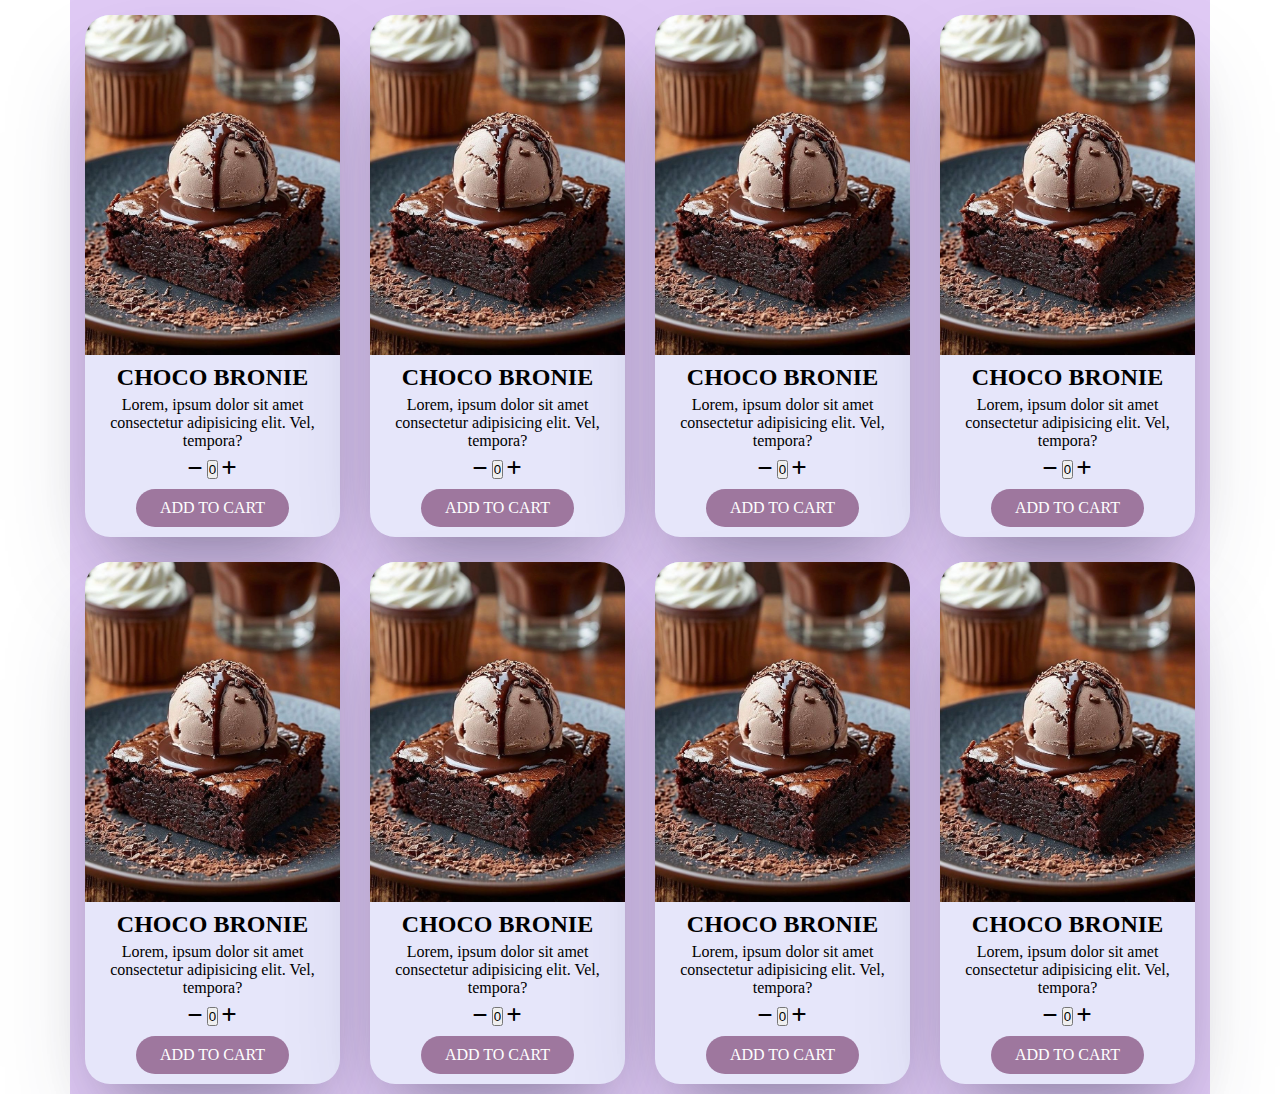
<file: brownies project/css/index.html>
<!DOCTYPE html>
<html lang="en">

<head>
    <meta charset="UTF-8">
    <meta name="viewport" content="width=device-width, initial-scale=1.0">
    <link rel="stylesheet" href="https://cdnjs.cloudflare.com/ajax/libs/font-awesome/6.7.2/css/all.min.css">
    <title>Document</title>
    <link rel="stylesheet" href="style.css">
</head>

<body>
    <section class="prodects">
        <div class="container">
            <div class="d-flex">
                <div class="w-23">
                    <div class="prodect-item">
                        <div class="img">
                            <img src="../img/dessert1.png" alt="cake">
                        </div>
                        <h2>CHOCO BRONIE</h2>
                        <P>Lorem, ipsum dolor sit amet consectetur adipisicing elit. Vel, tempora?</P>
                        <div class="buttons">
                            <a href=""><i class="fa-solid fa-minus"></i></a>
                            <input type="button" value="0">
                            <a href=""><i class="fa-solid fa-plus"></i>
                            </a>
                        </div>
                        <a class="add" href="">ADD TO CART</a>

                    </div>
                </div>
                <div class="w-23">
                    <div class="prodect-item">
                        <div class="img">
                            <img src="../img/dessert1.png" alt="cake">
                        </div>
                        <h2>CHOCO BRONIE</h2>
                        <P>Lorem, ipsum dolor sit amet consectetur adipisicing elit. Vel, tempora?</P>
                        <div class="buttons">
                            <a href=""><i class="fa-solid fa-minus"></i></a>
                            <input type="button" value="0">
                            <a href=""><i class="fa-solid fa-plus"></i></a>
                        </div>

                        <a class="add" href="">ADD TO CART</a>

                    </div>
                </div>
                <div class="w-23">
                    <div class="prodect-item">
                        <div class="img">
                            <img src="../img/dessert1.png" alt="cake">
                        </div>
                        <h2>CHOCO BRONIE</h2>
                        <P>Lorem, ipsum dolor sit amet consectetur adipisicing elit. Vel, tempora?</P>
                        <div class="buttons">
                            <a href=""><i class="fa-solid fa-minus"></i></a>
                            <input type="button" value="0">
                            <a href=""><i class="fa-solid fa-plus"></i></a>
                        </div>

                        <a class="add" href="">ADD TO CART</a>

                    </div>
                </div>
                <div class="w-23">
                    <div class="prodect-item">
                        <div class="img">
                            <img src="../img/dessert1.png" alt="cake">
                        </div>
                        <h2>CHOCO BRONIE</h2>
                        <P>Lorem, ipsum dolor sit amet consectetur adipisicing elit. Vel, tempora?</P>
                        <div class="buttons">
                            <a href=""><i class="fa-solid fa-minus"></i></a>
                            <input type="button" value="0">
                            <a href=""><i class="fa-solid fa-plus"></i></a>
                        </div>

                        <a class="add" href="">ADD TO CART</a>

                    </div>
                </div>
                <div class="w-23">
                    <div class="prodect-item">
                        <div class="img">
                            <img src="../img/dessert1.png" alt="cake">
                        </div>
                        <h2>CHOCO BRONIE</h2>
                        <P>Lorem, ipsum dolor sit amet consectetur adipisicing elit. Vel, tempora?</P>
                        <div class="buttons">
                            <a href=""><i class="fa-solid fa-minus"></i></a>
                            <input type="button" value="0">
                            <a href=""><i class="fa-solid fa-plus"></i></a>
                        </div>

                        <a class="add" href="">ADD TO CART</a>

                    </div>
                </div>
                <div class="w-23">
                    <div class="prodect-item">
                        <div class="img">
                            <img src="../img/dessert1.png" alt="cake">
                        </div>
                        <h2>CHOCO BRONIE</h2>
                        <P>Lorem, ipsum dolor sit amet consectetur adipisicing elit. Vel, tempora?</P>
                        <div class="buttons">
                            <a href=""><i class="fa-solid fa-minus"></i></a>
                            <input type="button" value="0">
                            <a href=""><i class="fa-solid fa-plus"></i></a>
                        </div>

                        <a class="add" href="">ADD TO CART</a>

                    </div>
                </div>
                <div class="w-23">
                    <div class="prodect-item">
                        <div class="img">
                            <img src="../img/dessert1.png" alt="cake">
                        </div>
                        <h2>CHOCO BRONIE</h2>
                        <P>Lorem, ipsum dolor sit amet consectetur adipisicing elit. Vel, tempora?</P>
                        <div class="buttons">
                            <a href=""><i class="fa-solid fa-minus"></i></a>
                            <input type="button" value="0">
                            <a href=""><i class="fa-solid fa-plus"></i></a>
                        </div>

                        <a class="add" href="">ADD TO CART</a>

                    </div>
                </div>
                <div class="w-23">
                    <div class="prodect-item">
                        <div class="img">
                            <img src="../img/dessert1.png" alt="cake">
                        </div>
                        <h2>CHOCO BRONIE</h2>
                        <P>Lorem, ipsum dolor sit amet consectetur adipisicing elit. Vel, tempora?</P>
                        <div class="buttons">
                            <a href=""><i class="fa-solid fa-minus"></i></a>
                            <input type="button" value="0">
                            <a href=""><i class="fa-solid fa-plus"></i></a>
                        </div>

                        <a class="add" href="">ADD TO CART</a>

                    </div>

                </div>

            </div>


        </div>
        </div>
    </section>
</body>

</html>
</file>
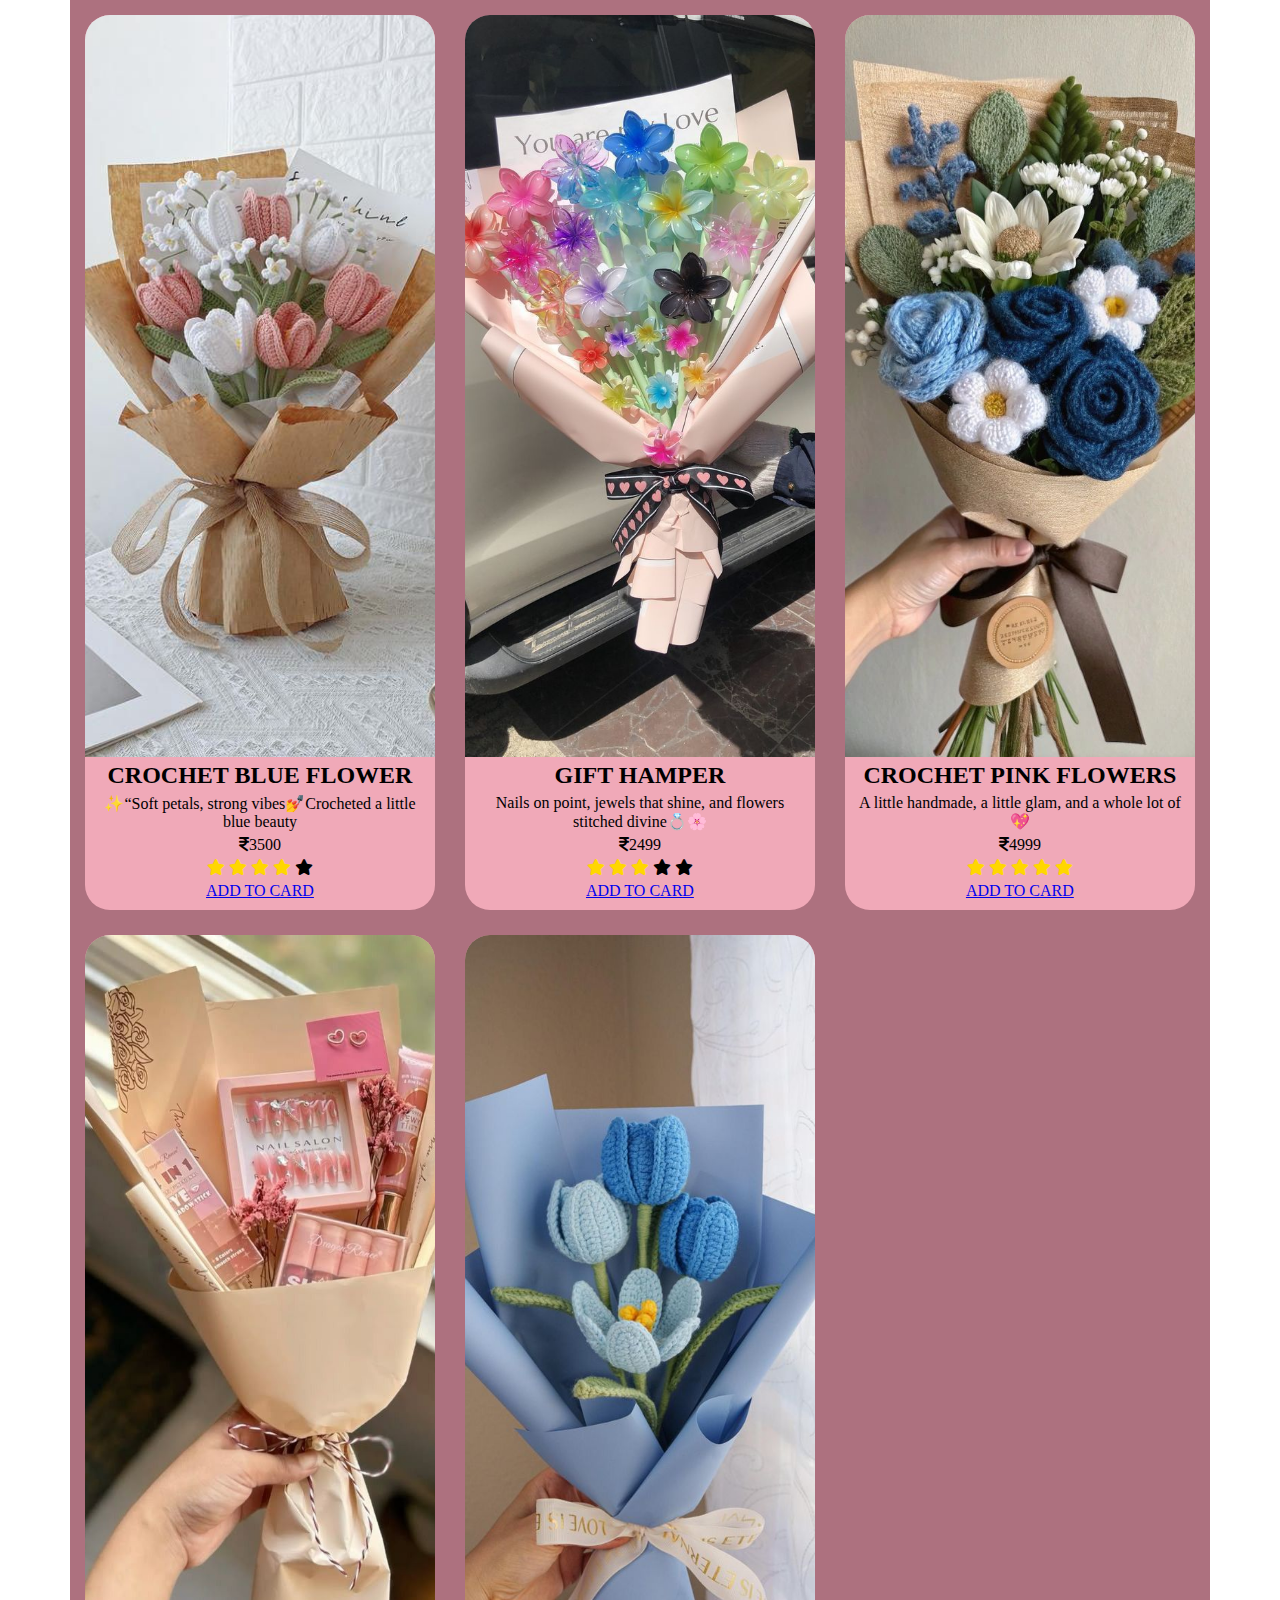
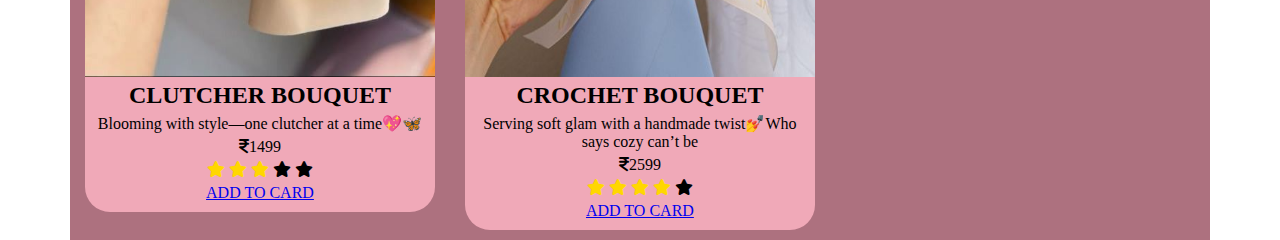
<file: gift hamper/css/index.html>
<!DOCTYPE html>
<html lang="en">

<head>
    <meta charset="UTF-8">
    <meta name="viewport" content="width=device-width, initial-scale=1.0">
    <link rel="stylesheet" href="https://cdnjs.cloudflare.com/ajax/libs/font-awesome/6.7.2/css/all.min.css">
    <title>Document</title>
    <link rel="stylesheet" href="style.css">
</head>

<body>
    <section class="prodects">
        <div class="container">
            <div class="d-flex">
                <div class="w-25">
                    <div class="prodect-item">
                        <div class="img">
                            <img src="../img/image4.png" alt="cake">
                        </div>
                        <h2>CROCHET BLUE FLOWER</h2>
                        <p>✨“Soft petals, strong vibes💅Crocheted a little blue beauty</P>
                        <div class="price">
                            <i class="fa-solid fa-indian-rupee-sign"></i>3500
                        </div>
                        <div class="reting">
                            <i class="fa-solid fa-star fill"></i>
                            <i class="fa-solid fa-star fill"></i>
                            <i class="fa-solid fa-star fill"></i>
                            <i class="fa-solid fa-star fill"></i>
                            <i class="fa-solid fa-star blank"></i>
                        </div>

                        <a href="ADD TO CARD">ADD TO CARD</a>

                    </div>
                </div>
                <div class="w-25">
                    <div class="prodect-item">
                        <div class="img">
                            <img src="../img/image2.png" alt="cake">
                        </div>
                        <h2>GIFT HAMPER</h2>
                        <p>Nails on point, jewels that shine, and flowers stitched divine💍🌸</P>
                        <div class="price">
                            <i class="fa-solid fa-indian-rupee-sign"></i>2499
                        </div>
                        <div class="reting">
                            <i class="fa-solid fa-star  fill"></i>
                            <i class="fa-solid fa-star  fill"></i>
                            <i class="fa-solid fa-star  fill"></i>
                            <i class="fa-solid fa-star blank"></i>
                            <i class="fa-solid fa-star blank"></i>
                        </div>

                        <a href="ADD TO CARD">ADD TO CARD</a>

                    </div>
                </div>
                <div class="w-25">
                    <div class="prodect-item">
                        <div class="img">
                            <img src="../img/image3.png" alt="cake">
                        </div>
                        <h2>CROCHET PINK FLOWERS</h2>
                        <p>A little handmade, a little glam, and a whole lot of💖</P>
                        <div class="price">
                            <i class="fa-solid fa-indian-rupee-sign"></i>4999
                        </div>
                        <div class="reting">
                            <i class="fa-solid fa-star  fill"></i>
                            <i class="fa-solid fa-star  fill"></i>
                            <i class="fa-solid fa-star  fill"></i>
                            <i class="fa-solid fa-star  fill"></i>
                            <i class="fa-solid fa-star  fill"></i>
                        </div>

                        <a href="ADD TO CARD">ADD TO CARD</a>

                    </div>
                </div>
                <div class="w-25">
                    <div class="prodect-item">
                        <div class="img">
                            <img src="../img/image1.png" alt="cake">
                        </div>
                        <h2>CLUTCHER BOUQUET</h2>
                        <p>Blooming with style—one clutcher at a time💖🦋</P>
                        <div class="price">
                            <i class="fa-solid fa-indian-rupee-sign"></i>1499
                        </div>
                        <div class="reting">
                            <i class="fa-solid fa-star  fill"></i>
                            <i class="fa-solid fa-star  fill"></i>
                            <i class="fa-solid fa-star  fill"></i>
                            <i class="fa-solid fa-star blank"></i>
                            <i class="fa-solid fa-star blank"></i>
                        </div>

                        <a href="ADD TO CARD">ADD TO CARD</a>

                    </div>
                </div>
                <div class="w-25">
                    <div class="prodect-item">
                        <div class="img">
                            <img src="../img/image5.png" alt="cake">
                        </div>
                        <h2>CROCHET BOUQUET</h2>
                        <p>Serving soft glam with a handmade twist💅Who says cozy can’t be</P>
                        <div class="price">
                            <i class="fa-solid fa-indian-rupee-sign"></i>2599
                        </div>
                        <div class="reting">
                            <i class="fa-solid fa-star fill"></i>
                            <i class="fa-solid fa-star  fill"></i>
                            <i class="fa-solid fa-star  fill"></i>
                            <i class="fa-solid fa-star  fill"></i>
                            <i class="fa-solid fa-star blank"></i>
                        </div>

                        <a href="ADD TO CARD">ADD TO CARD</a>

                    </div>
                </div>

            </div>

        </div>
    </section>
</body>

</html>
</file>
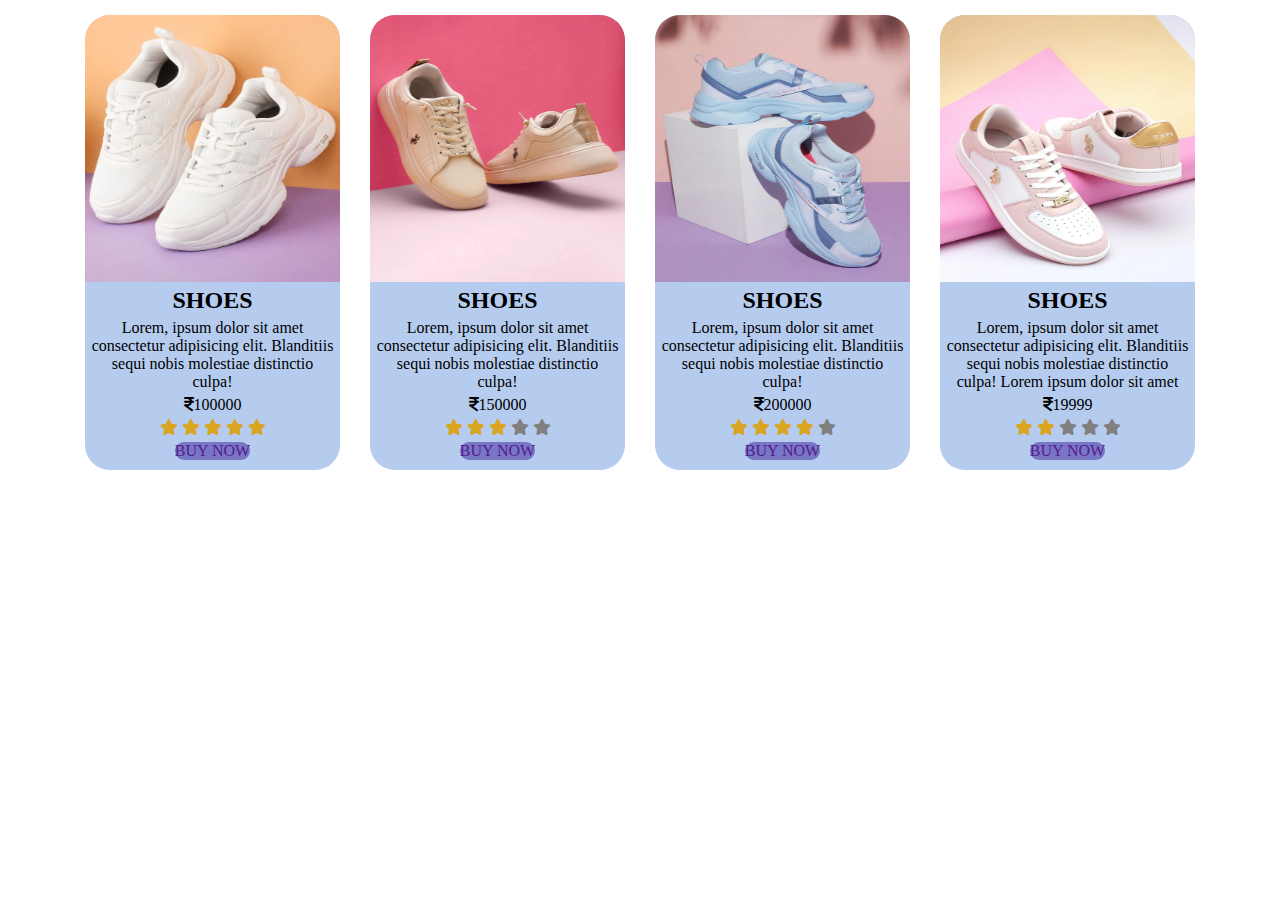
<file: shoes_project/css/index.html>
<!DOCTYPE html>
<html lang="en">

<head>
    <meta charset="UTF-8">
    <meta name="viewport" content="width=device-width, initial-scale=1.0">
    <link rel="stylesheet" href="https://cdnjs.cloudflare.com/ajax/libs/font-awesome/6.7.2/css/all.min.css">
    <title>Document</title>
    <link rel="stylesheet" href="../css/style.css">
</head>

<body>
    <section class="card">
        <div class="container d-flex">
            <div class="w-25">
                <div class="card-item">
                    <div class="img">
                        <img src="../img/shoes1.png" alt="">
                    </div>
                    <h2>SHOES</h2>
                    <p>Lorem, ipsum dolor sit amet consectetur adipisicing elit. Blanditiis sequi nobis molestiae
                        distinctio culpa!</p>
                    <div class="price">
                        <i class="fa-solid fa-indian-rupee-sign"></i>100000
                    </div>
                    <div class="reting">
                        <i class="fa-solid fa-star fill"></i>
                        <i class="fa-solid fa-star fill"></i>
                        <i class="fa-solid fa-star fill"></i>
                        <i class="fa-solid fa-star fill"></i>
                        <i class="fa-solid fa-star fill"></i>
                    </div>
                    <a href="" >BUY NOW</a>
                </div>
            </div>
            <div class="w-25">
                <div class="card-item">
                    <div class="img">
                        <img src="../img/shoes2.png" alt="">
                    </div>
                    <h2>SHOES</h2>
                    <p>Lorem, ipsum dolor sit amet consectetur adipisicing elit. Blanditiis sequi nobis molestiae
                        distinctio culpa!</p>
                    <div class="price">
                        <i class="fa-solid fa-indian-rupee-sign"></i>150000
                    </div>
                    <div class="reting">
                        <i class="fa-solid fa-star fill"></i>
                        <i class="fa-solid fa-star fill"></i>
                        <i class="fa-solid fa-star fill"></i>
                        <i class="fa-solid fa-star blank"></i>
                        <i class="fa-solid fa-star blank"></i>
                    </div>
                    <a href="">BUY NOW</a>
                </div>
            </div>
            <div class="w-25">
                <div class="card-item">
                    <div class="img">
                        <img src="../img/shoes3.png" alt="">
                    </div>
                    <h2>SHOES</h2>
                    <p>Lorem, ipsum dolor sit amet consectetur adipisicing elit. Blanditiis sequi nobis molestiae
                        distinctio culpa!</p>
                    <div class="price">
                        <i class="fa-solid fa-indian-rupee-sign"></i>200000
                    </div>
                    <div class="reting">
                        <i class="fa-solid fa-star fill"></i>
                        <i class="fa-solid fa-star fill"></i>
                        <i class="fa-solid fa-star fill"></i>
                        <i class="fa-solid fa-star fill"></i>
                        <i class="fa-solid fa-star blank"></i>
                    </div>
                    <a href="" >BUY NOW</a>
                </div>
            </div>
            <div class="w-25">
                <div class="card-item">
                    <div class="img">
                        <img src="../img/shoes4.png" alt="">
                    </div>
                    <h2>SHOES</h2>
                    <p>Lorem, ipsum dolor sit amet consectetur adipisicing elit. Blanditiis sequi nobis molestiae
                        distinctio culpa! Lorem ipsum dolor sit amet</p>
                    <div class="price">
                        <i class="fa-solid fa-indian-rupee-sign"></i>19999
                    </div>
                    <div class="reting">
                        <i class="fa-solid fa-star fill"></i>
                        <i class="fa-solid fa-star fill"></i>
                        <i class="fa-solid fa-star blank"></i>
                        <i class="fa-solid fa-star blank"></i>
                        <i class="fa-solid fa-star blank"></i>
                    </div>
                    <a href="" >BUY NOW</a>
                </div>
            </div>
        </div>
    </section>
</body>

</html>
</file>
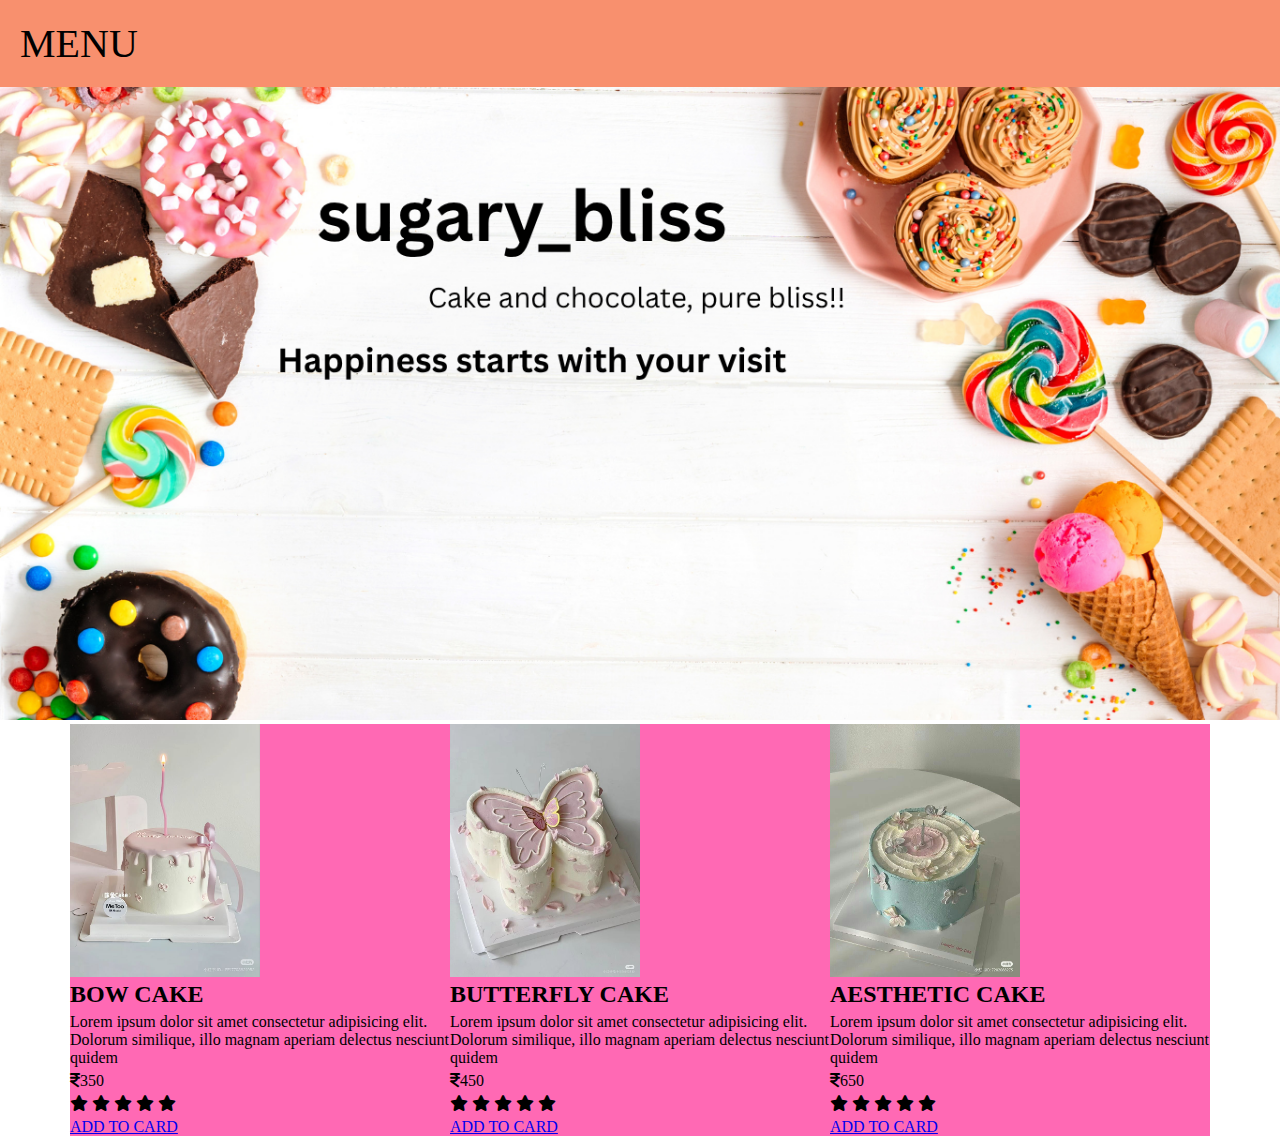
<file: sugary_bliss/css/index.html>
<!DOCTYPE html>
<html lang="en">

<head>
    <meta charset="UTF-8">
    <meta name="viewport" content="width=device-width, initial-scale=1.0">
    <title>Document</title>
    <link rel="stylesheet" href="https://cdnjs.cloudflare.com/ajax/libs/font-awesome/6.7.2/css/all.min.css">
    <link rel="stylesheet" href="style.css">
</head>

<body>
    <header>
        <div class="container1">
            <div class="w-33">
                MENU
            </div>
        </div>
    </header>
    <section>

        <div class="container2">
            <div class="prodect">
                <div clss="img2">
                    <img class="c2-img"  src="../image/sugary_bliss.png" alt="img">
                </div>

            </div>
        </div>
        <div class="container3">
            <div class="prodect-item">
                <div class="3img">
                    <img class="c3-img" src="../image/cake1.png" alt="cake">
                </div>
                <h2>BOW CAKE</h2>
                <p>Lorem ipsum dolor sit amet consectetur adipisicing elit. Dolorum similique, illo magnam aperiam
                    delectus nesciunt quidem</P>
                <div class="price">
                    <i class="fa-solid fa-indian-rupee-sign"></i>350
                </div>
                <div class="reting">
                   <i class="fa-solid fa-star"></i>
                   <i class="fa-solid fa-star"></i>
                   <i class="fa-solid fa-star"></i>
                   <i class="fa-solid fa-star"></i>
                   <i class="fa-solid fa-star"></i>
                </div>
                <div>
                   <a href="ADD TO CARD">ADD TO CARD</a>
                </div>
            </div>
            <div class="prodect-item">
                <div class="3img">
                    <img class="c3-img" src="../image/cake2.png" alt="cake">
                </div>
                <h2>BUTTERFLY CAKE</h2>
                <p>Lorem ipsum dolor sit amet consectetur adipisicing elit. Dolorum similique, illo magnam aperiam
                    delectus nesciunt quidem</P>
                <div class="price">
                    <i class="fa-solid fa-indian-rupee-sign"></i>450
                </div>
                <div class="reting">
                    <i class="fa-solid fa-star"></i>
                    <i class="fa-solid fa-star"></i>
                    <i class="fa-solid fa-star"></i>
                    <i class="fa-solid fa-star"></i>
                    <i class="fa-solid fa-star"></i>
                </div>
                <div>
                  <a href="ADD TO CARD">ADD TO CARD</a>
                </div>
            </div>
            <div class="prodect-item">
                <div class="3img">
                    <img class="c3-img" src="../image/cake3.png" alt="cake">
                </div>
                <h2>AESTHETIC CAKE</h2>
                <p>Lorem ipsum dolor sit amet consectetur adipisicing elit. Dolorum similique, illo magnam aperiam
                    delectus nesciunt quidem</P>
                <div class="price">
                    <i class="fa-solid fa-indian-rupee-sign"></i>650
                </div>
                <div class="reting">
                   <i class="fa-solid fa-star"></i>
                   <i class="fa-solid fa-star"></i>
                   <i class="fa-solid fa-star"></i>
                   <i class="fa-solid fa-star"></i>
                   <i class="fa-solid fa-star"></i>
                </div>
                <div>
                  <a href="ADD TO CARD">ADD TO CARD</a>
                </div>
            </div>
        </div>
    </section>
</body>

</html>
</file>
<file: brownies project/css/style.css>
* {
    margin: 0;
    padding: 0;
    box-sizing: border-box;
}

.container {
    max-width: 1140px;
    margin: 0 auto;
}

.prodects .d-flex{
    display: flex;
    flex-wrap: wrap; 
     background-color: rgb(224, 202, 245);
     /* width: 23%; */
}

.w-23{
    width: 25%;
}

.prodect-item {
    margin: 15px;
    /* padding: 20px; */
    box-shadow: rgba(50, 50, 93, 0.25) 0px 50px 100px -20px, rgba(0, 0, 0, 0.3) 0px 30px 60px -30px;
    background-color: lavender;
    border-radius: 25PX;
    text-align: center;
    margin-bottom: 10px;
    overflow: hidden;
}

img {
    width: 100%;
}

.img {
     
    margin: 0 auto;
}
.prodect-item h2{
    margin: 5PX;
}
.prodect-item p{
    margin: 5PX;
}
.prodect-item .buttons{
    margin: 10px;
}


a{
    text-decoration: none;
     color:black;
}
.add{
   color: white;
    margin-bottom: 10px;
   background-color:rgb(158, 119, 158);
   width: 60%;
   align-items: center;
   border-radius: 20px;
   display: inline-block;
   padding: 10px;
}
</file>
<file: gift hamper/css/style.css>
* {
    margin: 0;
    padding: 0;
    box-sizing: border-box;
}

.container {
    max-width: 1140px;
    margin: 0 auto;
    background-color: rgb(173, 113, 127);
}

.d-flex {
    display: flex;
    flex-wrap: wrap;
}

.w-25 {
    width: 33.33%;
}

.prodect-item {
    margin: 15px;
    background-color: rgb(240, 169, 184) ;
    border-radius: 25PX;
    text-align: center;
    margin-bottom: 10px;
    overflow: hidden;
}

img {
    width: 100%;
}
.prodect-item .img img{
   height: 100%;
   object-fit: cover;
   object-position: center;
}
.prodect-item .img{
    height: 741.82px;

}
.prodect-item h2 {
    margin: 5px;
}

.prodect-item p {
    margin: 5px;
}

.prodect-item .price {
    margin: 5px;
}

.prodect-item .reting {
    margin: 5px;
}

.prodect-item a {
    display: inline-block;
    margin-bottom: 10px;
}

.prodect-item .reting .fill {
    color: gold;
}
.prodect-item .reting .blan {
    color:grey;
}
</file>
<file: shoes_project/css/style.css>
*{
    margin: 0;
    padding: 0;
    box-sizing: 0;
}
.container{
    max-width: 1140px;
    margin: 0 auto;
}
.card .d-flex{
    display: flex;
    flex-wrap: wrap;
}
.w-25{
    width: 25%;
}

a{
   display: inline-block;
   text-decoration: none;
   background-color: rgb(119, 119, 197);
   
   border-radius: 10px;
}
.card-item{
    margin: 15px;
     background-color: rgb(182, 204, 239);
    border-radius: 25PX;
    text-align: center;
    margin-bottom: 10px;
    overflow: hidden;
}
img{
    width:100%;
}
.card-item .img{
   margin: 0 auto;
   height: 267.1px;
   object-fit: cover;
}

.card-item .img img{
   height: 100%;
}
.card-item h2{
   margin:5px;
}
.card-item h2{
   margin:5px;
}
.card-item p{
   margin:5px;
}
.card-item .price{
   margin:5px;
}
.card-item .reting{
   margin:5px;
}
.card-item a{
   margin-bottom: 10px;
}
.card-item .reting .fill{
   color: goldenrod;
}
.card-item .reting .blank{
   color:grey;
}
</file>
<file: sugary_bliss/css/style.css>
*{
    margin: 0;
    padding: 0;
    box-sizing: border-box;
}

.prodect{
    max-width: 100%;
    
}
img{
    width: 100%;
}
.c2-img{
    width: 100%;
}
.container1 .w-33{
   background-color: rgb(248, 144, 110);
   padding: 20px;
   font-size: 40px;
  
}

header .container1{
     position: fixed;
     top: 0;
     left: 0;
     right: 0;
}


.container3 {
    max-width: 1140px;
    display: flex;
    /* flex-wrap: wrap; */
    background-color: hotpink;
    margin: 0 auto;
}


.prodect-item {
    text-decoration: none;
    margin: 0 auto;
}

img {
    width: 100%;
}

.c3-img {
    width: 50%;
    text-decoration: none;
    margin: 0 auto;

}
h2{
    margin-bottom: 5px;
}
p{
     margin-bottom: 5px;
}
.price{
     margin-bottom: 5px;
}
.reting{
     margin-bottom: 5px;
}
a{
     margin-bottom: 5px;
}

.container2{
    width: 100%;
    margin: 0 auto
}

.container2 .img2{
    width: 100%;
}
</file>
